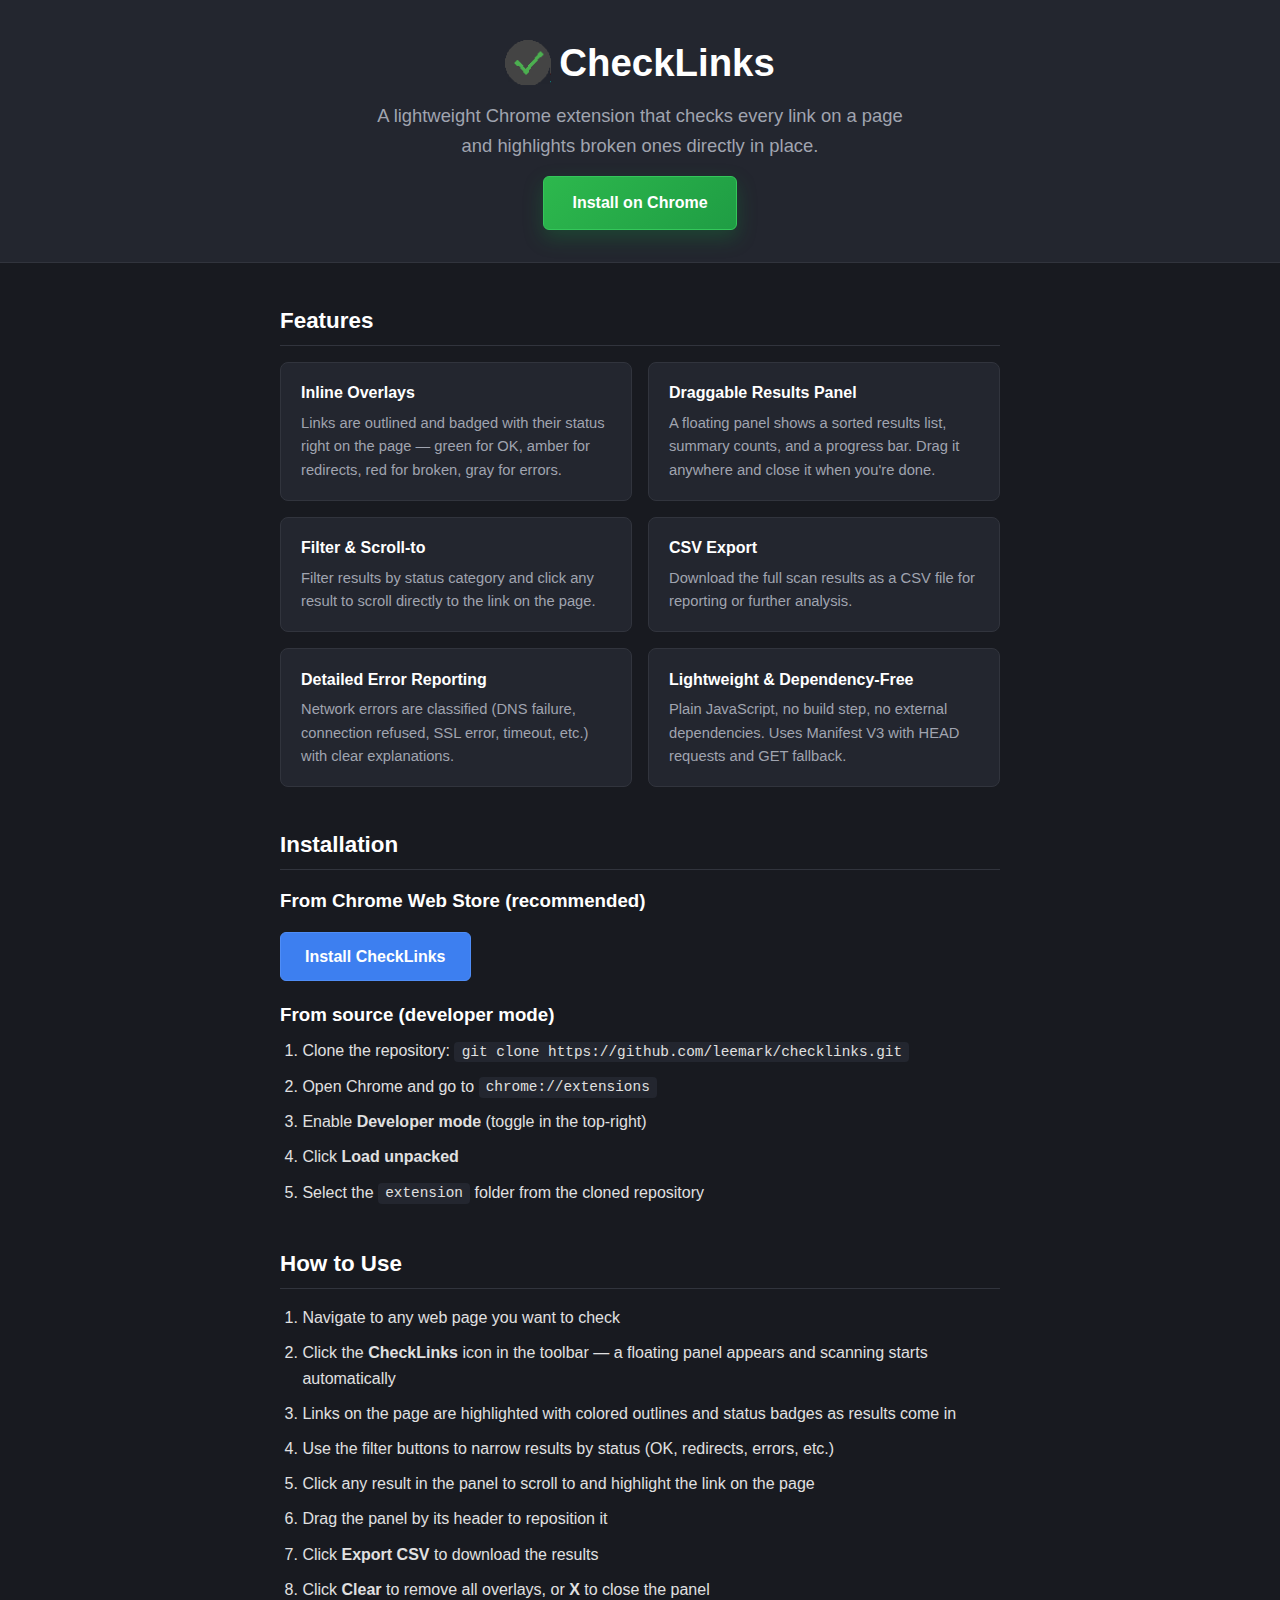
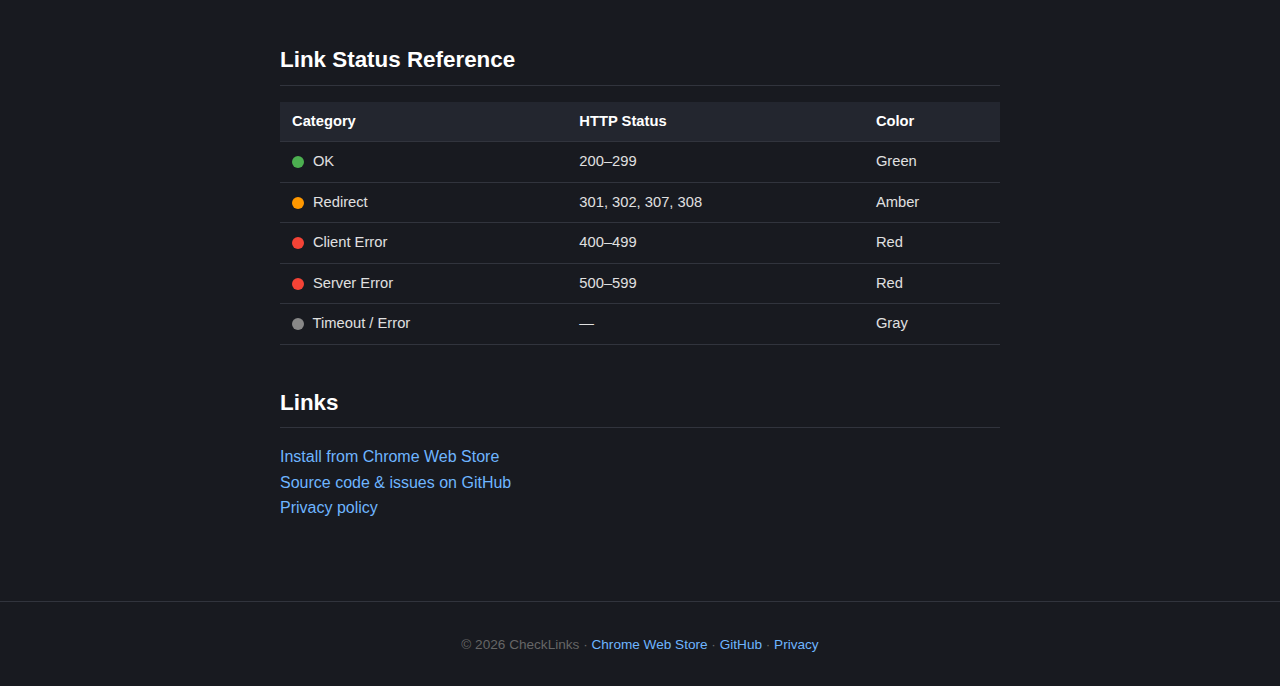
<file: docs/index.html>
<!DOCTYPE html>
<html lang="en">
<head>
  <meta charset="UTF-8">
  <meta name="viewport" content="width=device-width, initial-scale=1.0">
  <title>CheckLinks - Broken Link Checker for Chrome</title>
  <style>
    *, *::before, *::after { box-sizing: border-box; margin: 0; padding: 0; }

    body {
      font-family: -apple-system, BlinkMacSystemFont, "Segoe UI", Roboto, Helvetica, Arial, sans-serif;
      color: #e0e0e0;
      background: #181a20;
      line-height: 1.6;
    }

    a { color: #6eb5ff; text-decoration: none; }
    a:hover { text-decoration: underline; }

    /* Header */
    header {
      background: #23262f;
      border-bottom: 1px solid #31343d;
      padding: 2rem 1rem;
      text-align: center;
    }
    header h1 { font-size: 2.4rem; color: #fff; margin-bottom: 0.5rem; display: flex; align-items: center; justify-content: center; gap: 0.5rem; }
    header h1 img { width: 1.2em; height: 1.2em; vertical-align: middle; }
    header p { font-size: 1.15rem; color: #a0a4b0; max-width: 540px; margin: 0 auto; }
    .hero-actions {
      margin-top: 1rem;
    }
    .hero-actions .cta {
      margin-top: 0;
    }

    /* Main container */
    .container { max-width: 760px; margin: 0 auto; padding: 2.5rem 1.25rem; }

    section { margin-bottom: 2.5rem; }
    section h2 {
      font-size: 1.4rem;
      color: #fff;
      margin-bottom: 1rem;
      padding-bottom: 0.4rem;
      border-bottom: 1px solid #31343d;
    }

    /* Feature grid */
    .features {
      display: grid;
      grid-template-columns: 1fr 1fr;
      gap: 1rem;
    }
    @media (max-width: 520px) {
      .features { grid-template-columns: 1fr; }
    }
    .feature {
      background: #23262f;
      border: 1px solid #31343d;
      border-radius: 8px;
      padding: 1.1rem 1.25rem;
    }
    .feature h3 { font-size: 1rem; color: #fff; margin-bottom: 0.35rem; }
    .feature p { font-size: 0.92rem; color: #a0a4b0; }

    /* Steps list */
    ol.steps { padding-left: 1.4rem; }
    ol.steps li { margin-bottom: 0.6rem; }
    ol.steps code {
      background: #23262f;
      padding: 0.15rem 0.45rem;
      border-radius: 4px;
      font-size: 0.9rem;
    }

    /* Status table */
    table {
      width: 100%;
      border-collapse: collapse;
      font-size: 0.92rem;
      margin-top: 0.5rem;
    }
    th, td {
      text-align: left;
      padding: 0.5rem 0.75rem;
      border-bottom: 1px solid #31343d;
    }
    th { color: #fff; background: #23262f; }

    .badge {
      display: inline-block;
      width: 12px;
      height: 12px;
      border-radius: 50%;
      vertical-align: middle;
      margin-right: 0.3rem;
    }
    .badge-green  { background: #4caf50; }
    .badge-amber  { background: #ff9800; }
    .badge-red    { background: #f44336; }
    .badge-gray   { background: #888; }

    /* CTA button */
    .cta {
      display: inline-block;
      background: #3578e5;
      color: #fff;
      padding: 0.65rem 1.5rem;
      border-radius: 6px;
      font-weight: 600;
      margin-top: 0.5rem;
      transition: background 0.15s;
    }
    .cta:hover { background: #2662c9; text-decoration: none; }
    .cta-primary {
      background: linear-gradient(135deg, #2db84d, #1f9d44);
      border: 1px solid #34c75a;
      box-shadow: 0 8px 20px rgba(18, 145, 58, 0.3);
      font-size: 1rem;
      padding: 0.8rem 1.8rem;
    }
    .cta-primary:hover {
      background: linear-gradient(135deg, #33c956, #249f49);
    }
    .cta-secondary {
      background: #3d7ff0;
      border: 1px solid #4f8df6;
    }
    .cta-secondary:hover {
      background: #2b6fdf;
    }

    /* Footer */
    footer {
      text-align: center;
      padding: 2rem 1rem;
      color: #666;
      font-size: 0.85rem;
      border-top: 1px solid #31343d;
    }
    footer a { color: #6eb5ff; }
  </style>
</head>
<body>

<header>
  <h1><img src="[data-uri]" alt="CheckLinks icon"> CheckLinks</h1>
  <p>A lightweight Chrome extension that checks every link on a page and highlights broken ones directly in place.</p>
  <p class="hero-actions">
    <a class="cta cta-primary" href="https://chromewebstore.google.com/detail/checklinks/chhcilocdjapdojciijkeghifjdicdmp" target="_blank" rel="noopener noreferrer">Install on Chrome</a>
  </p>
</header>

<div class="container">

  <!-- Features -->
  <section>
    <h2>Features</h2>
    <div class="features">
      <div class="feature">
        <h3>Inline Overlays</h3>
        <p>Links are outlined and badged with their status right on the page &mdash; green for OK, amber for redirects, red for broken, gray for errors.</p>
      </div>
      <div class="feature">
        <h3>Draggable Results Panel</h3>
        <p>A floating panel shows a sorted results list, summary counts, and a progress bar. Drag it anywhere and close it when you're done.</p>
      </div>
      <div class="feature">
        <h3>Filter &amp; Scroll-to</h3>
        <p>Filter results by status category and click any result to scroll directly to the link on the page.</p>
      </div>
      <div class="feature">
        <h3>CSV Export</h3>
        <p>Download the full scan results as a CSV file for reporting or further analysis.</p>
      </div>
      <div class="feature">
        <h3>Detailed Error Reporting</h3>
        <p>Network errors are classified (DNS failure, connection refused, SSL error, timeout, etc.) with clear explanations.</p>
      </div>
      <div class="feature">
        <h3>Lightweight &amp; Dependency-Free</h3>
        <p>Plain JavaScript, no build step, no external dependencies. Uses Manifest V3 with HEAD requests and GET fallback.</p>
      </div>
    </div>
  </section>

  <!-- Install -->
  <section>
    <h2>Installation</h2>
    <h3 style="color:#fff;margin-bottom:0.5rem;">From Chrome Web Store (recommended)</h3>
    <p>
      <a class="cta cta-secondary" href="https://chromewebstore.google.com/detail/checklinks/chhcilocdjapdojciijkeghifjdicdmp" target="_blank" rel="noopener noreferrer">Install CheckLinks</a>
    </p>
    <h3 style="color:#fff;margin:1.2rem 0 0.5rem;">From source (developer mode)</h3>
    <ol class="steps">
      <li>Clone the repository: <code>git clone https://github.com/leemark/checklinks.git</code></li>
      <li>Open Chrome and go to <code>chrome://extensions</code></li>
      <li>Enable <strong>Developer mode</strong> (toggle in the top-right)</li>
      <li>Click <strong>Load unpacked</strong></li>
      <li>Select the <code>extension</code> folder from the cloned repository</li>
    </ol>
  </section>

  <!-- Usage -->
  <section>
    <h2>How to Use</h2>
    <ol class="steps">
      <li>Navigate to any web page you want to check</li>
      <li>Click the <strong>CheckLinks</strong> icon in the toolbar &mdash; a floating panel appears and scanning starts automatically</li>
      <li>Links on the page are highlighted with colored outlines and status badges as results come in</li>
      <li>Use the filter buttons to narrow results by status (OK, redirects, errors, etc.)</li>
      <li>Click any result in the panel to scroll to and highlight the link on the page</li>
      <li>Drag the panel by its header to reposition it</li>
      <li>Click <strong>Export CSV</strong> to download the results</li>
      <li>Click <strong>Clear</strong> to remove all overlays, or <strong>X</strong> to close the panel</li>
    </ol>
  </section>

  <!-- Status reference -->
  <section>
    <h2>Link Status Reference</h2>
    <table>
      <thead>
        <tr><th>Category</th><th>HTTP Status</th><th>Color</th></tr>
      </thead>
      <tbody>
        <tr><td><span class="badge badge-green"></span> OK</td><td>200&ndash;299</td><td>Green</td></tr>
        <tr><td><span class="badge badge-amber"></span> Redirect</td><td>301, 302, 307, 308</td><td>Amber</td></tr>
        <tr><td><span class="badge badge-red"></span> Client Error</td><td>400&ndash;499</td><td>Red</td></tr>
        <tr><td><span class="badge badge-red"></span> Server Error</td><td>500&ndash;599</td><td>Red</td></tr>
        <tr><td><span class="badge badge-gray"></span> Timeout / Error</td><td>&mdash;</td><td>Gray</td></tr>
      </tbody>
    </table>
  </section>

  <!-- Links -->
  <section>
    <h2>Links</h2>
    <p>
      <a href="https://chromewebstore.google.com/detail/checklinks/chhcilocdjapdojciijkeghifjdicdmp" target="_blank" rel="noopener noreferrer">Install from Chrome Web Store</a><br>
      <a href="https://github.com/leemark/checklinks">Source code &amp; issues on GitHub</a><br>
      <a href="privacy.html">Privacy policy</a>
    </p>
  </section>

</div>

<footer>
  &copy; 2026 CheckLinks &middot; <a href="https://chromewebstore.google.com/detail/checklinks/chhcilocdjapdojciijkeghifjdicdmp" target="_blank" rel="noopener noreferrer">Chrome Web Store</a> &middot; <a href="https://github.com/leemark/checklinks">GitHub</a> &middot; <a href="privacy.html">Privacy</a>
</footer>

</body>
</html>
</file>
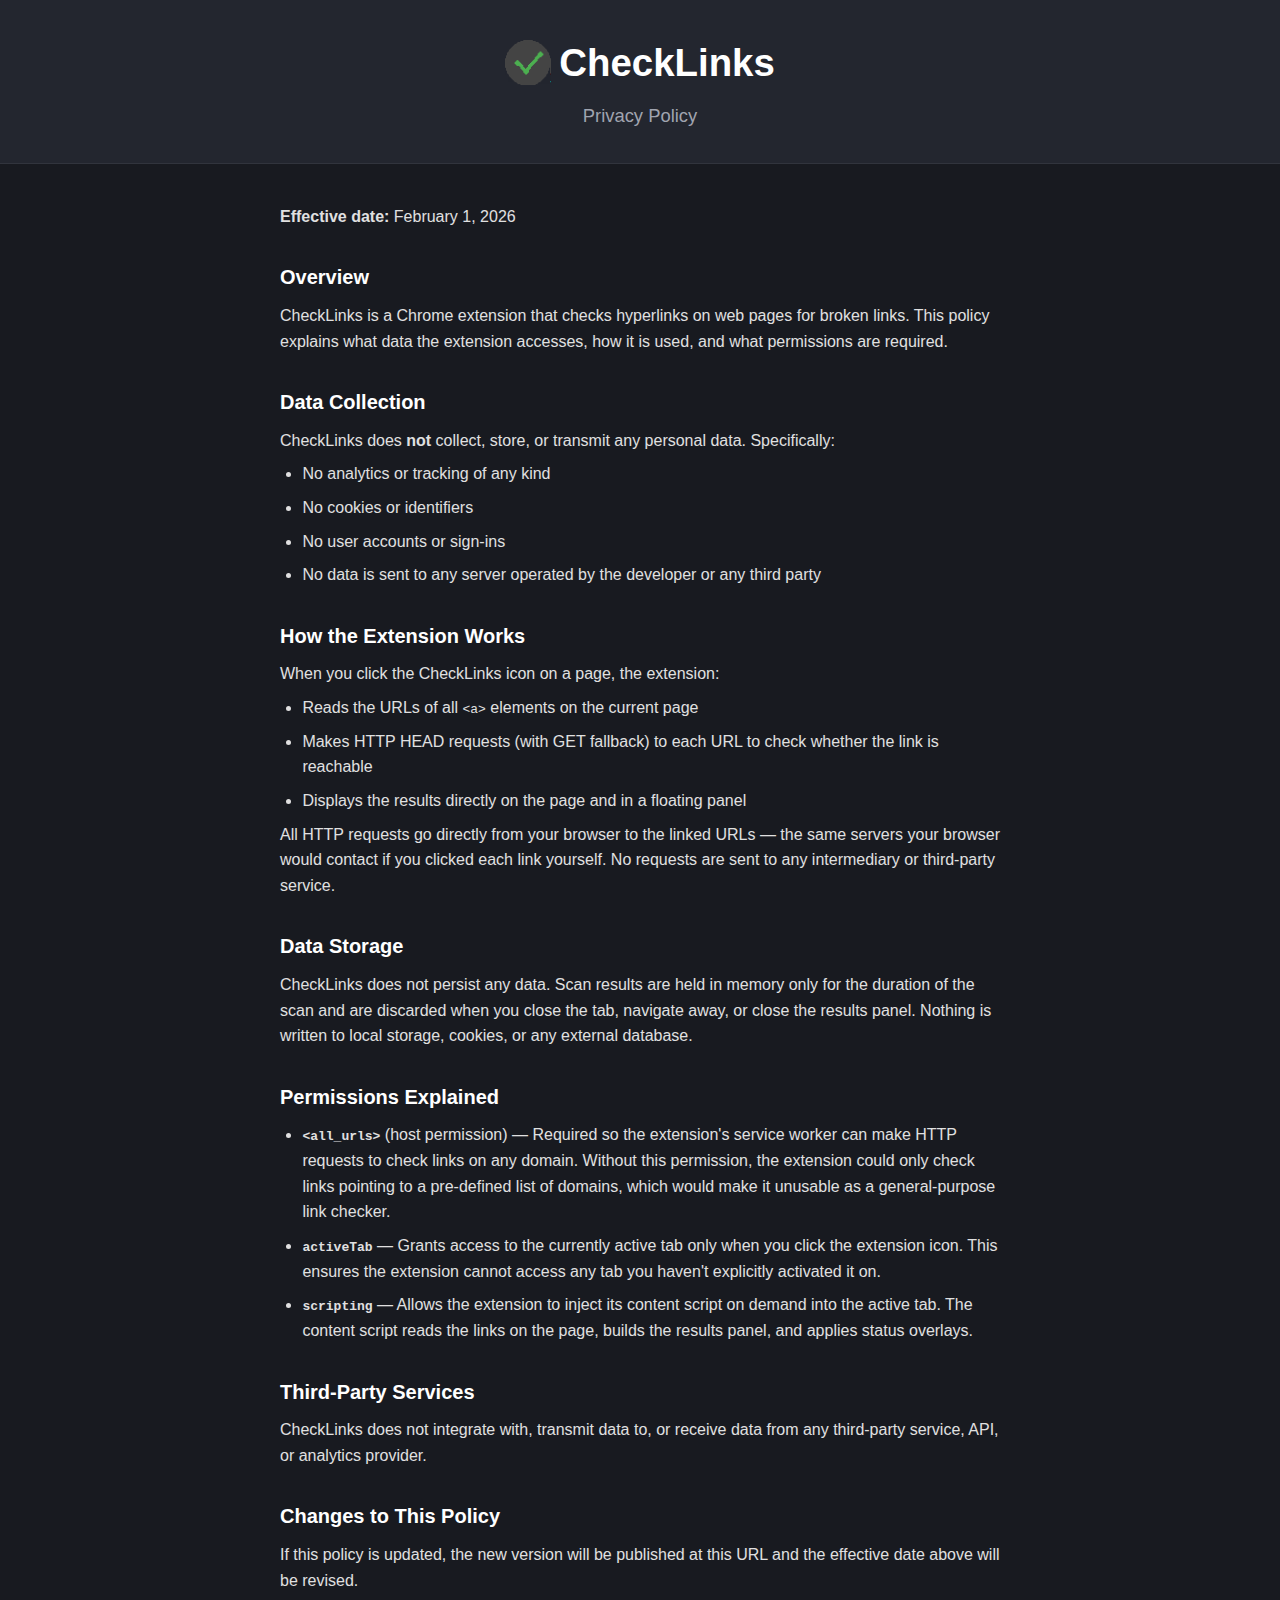
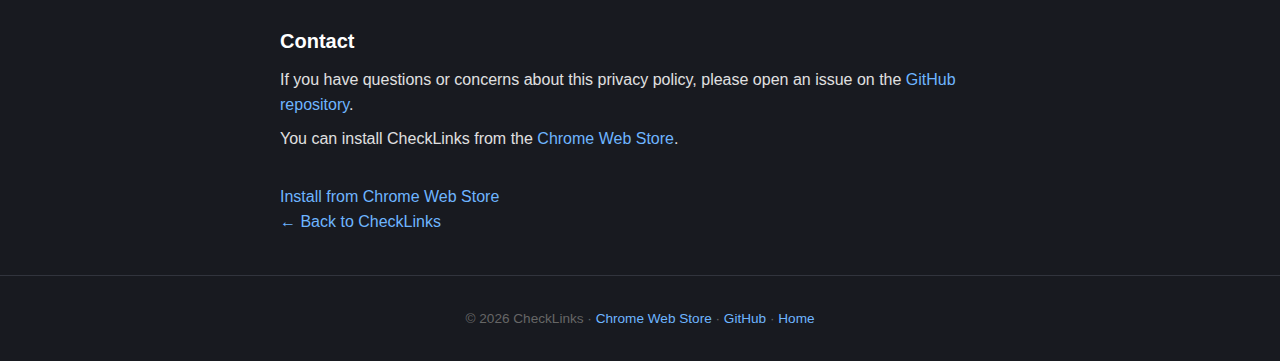
<file: docs/privacy.html>
<!DOCTYPE html>
<html lang="en">
<head>
  <meta charset="UTF-8">
  <meta name="viewport" content="width=device-width, initial-scale=1.0">
  <title>Privacy Policy - CheckLinks</title>
  <style>
    *, *::before, *::after { box-sizing: border-box; margin: 0; padding: 0; }

    body {
      font-family: -apple-system, BlinkMacSystemFont, "Segoe UI", Roboto, Helvetica, Arial, sans-serif;
      color: #e0e0e0;
      background: #181a20;
      line-height: 1.6;
    }

    a { color: #6eb5ff; text-decoration: none; }
    a:hover { text-decoration: underline; }

    header {
      background: #23262f;
      border-bottom: 1px solid #31343d;
      padding: 2rem 1rem;
      text-align: center;
    }
    header h1 { font-size: 2.4rem; color: #fff; margin-bottom: 0.5rem; display: flex; align-items: center; justify-content: center; gap: 0.5rem; }
    header h1 img { width: 1.2em; height: 1.2em; vertical-align: middle; }
    header p { font-size: 1.15rem; color: #a0a4b0; max-width: 540px; margin: 0 auto; }

    .container { max-width: 760px; margin: 0 auto; padding: 2.5rem 1.25rem; }

    section { margin-bottom: 2rem; }
    section h2 {
      font-size: 1.25rem;
      color: #fff;
      margin-bottom: 0.6rem;
    }
    section p, section li {
      margin-bottom: 0.5rem;
    }
    ul { padding-left: 1.4rem; }

    footer {
      text-align: center;
      padding: 2rem 1rem;
      color: #666;
      font-size: 0.85rem;
      border-top: 1px solid #31343d;
    }
    footer a { color: #6eb5ff; }
  </style>
</head>
<body>

<header>
  <h1><img src="[data-uri]" alt="CheckLinks icon"> CheckLinks</h1>
  <p>Privacy Policy</p>
</header>

<div class="container">

  <section>
    <p><strong>Effective date:</strong> February 1, 2026</p>
  </section>

  <section>
    <h2>Overview</h2>
    <p>CheckLinks is a Chrome extension that checks hyperlinks on web pages for broken links. This policy explains what data the extension accesses, how it is used, and what permissions are required.</p>
  </section>

  <section>
    <h2>Data Collection</h2>
    <p>CheckLinks does <strong>not</strong> collect, store, or transmit any personal data. Specifically:</p>
    <ul>
      <li>No analytics or tracking of any kind</li>
      <li>No cookies or identifiers</li>
      <li>No user accounts or sign-ins</li>
      <li>No data is sent to any server operated by the developer or any third party</li>
    </ul>
  </section>

  <section>
    <h2>How the Extension Works</h2>
    <p>When you click the CheckLinks icon on a page, the extension:</p>
    <ul>
      <li>Reads the URLs of all <code>&lt;a&gt;</code> elements on the current page</li>
      <li>Makes HTTP HEAD requests (with GET fallback) to each URL to check whether the link is reachable</li>
      <li>Displays the results directly on the page and in a floating panel</li>
    </ul>
    <p>All HTTP requests go directly from your browser to the linked URLs &mdash; the same servers your browser would contact if you clicked each link yourself. No requests are sent to any intermediary or third-party service.</p>
  </section>

  <section>
    <h2>Data Storage</h2>
    <p>CheckLinks does not persist any data. Scan results are held in memory only for the duration of the scan and are discarded when you close the tab, navigate away, or close the results panel. Nothing is written to local storage, cookies, or any external database.</p>
  </section>

  <section>
    <h2>Permissions Explained</h2>
    <ul>
      <li><strong><code>&lt;all_urls&gt;</code></strong> (host permission) &mdash; Required so the extension's service worker can make HTTP requests to check links on any domain. Without this permission, the extension could only check links pointing to a pre-defined list of domains, which would make it unusable as a general-purpose link checker.</li>
      <li><strong><code>activeTab</code></strong> &mdash; Grants access to the currently active tab only when you click the extension icon. This ensures the extension cannot access any tab you haven't explicitly activated it on.</li>
      <li><strong><code>scripting</code></strong> &mdash; Allows the extension to inject its content script on demand into the active tab. The content script reads the links on the page, builds the results panel, and applies status overlays.</li>
    </ul>
  </section>

  <section>
    <h2>Third-Party Services</h2>
    <p>CheckLinks does not integrate with, transmit data to, or receive data from any third-party service, API, or analytics provider.</p>
  </section>

  <section>
    <h2>Changes to This Policy</h2>
    <p>If this policy is updated, the new version will be published at this URL and the effective date above will be revised.</p>
  </section>

  <section>
    <h2>Contact</h2>
    <p>If you have questions or concerns about this privacy policy, please open an issue on the <a href="https://github.com/leemark/checklinks/issues">GitHub repository</a>.</p>
    <p>You can install CheckLinks from the <a href="https://chromewebstore.google.com/detail/checklinks/chhcilocdjapdojciijkeghifjdicdmp" target="_blank" rel="noopener noreferrer">Chrome Web Store</a>.</p>
  </section>

  <p style="margin-top:1.5rem;">
    <a href="https://chromewebstore.google.com/detail/checklinks/chhcilocdjapdojciijkeghifjdicdmp" target="_blank" rel="noopener noreferrer">Install from Chrome Web Store</a><br>
    <a href="index.html">&larr; Back to CheckLinks</a>
  </p>

</div>

<footer>
  &copy; 2026 CheckLinks &middot; <a href="https://chromewebstore.google.com/detail/checklinks/chhcilocdjapdojciijkeghifjdicdmp" target="_blank" rel="noopener noreferrer">Chrome Web Store</a> &middot; <a href="https://github.com/leemark/checklinks">GitHub</a> &middot; <a href="index.html">Home</a>
</footer>

</body>
</html>
</file>
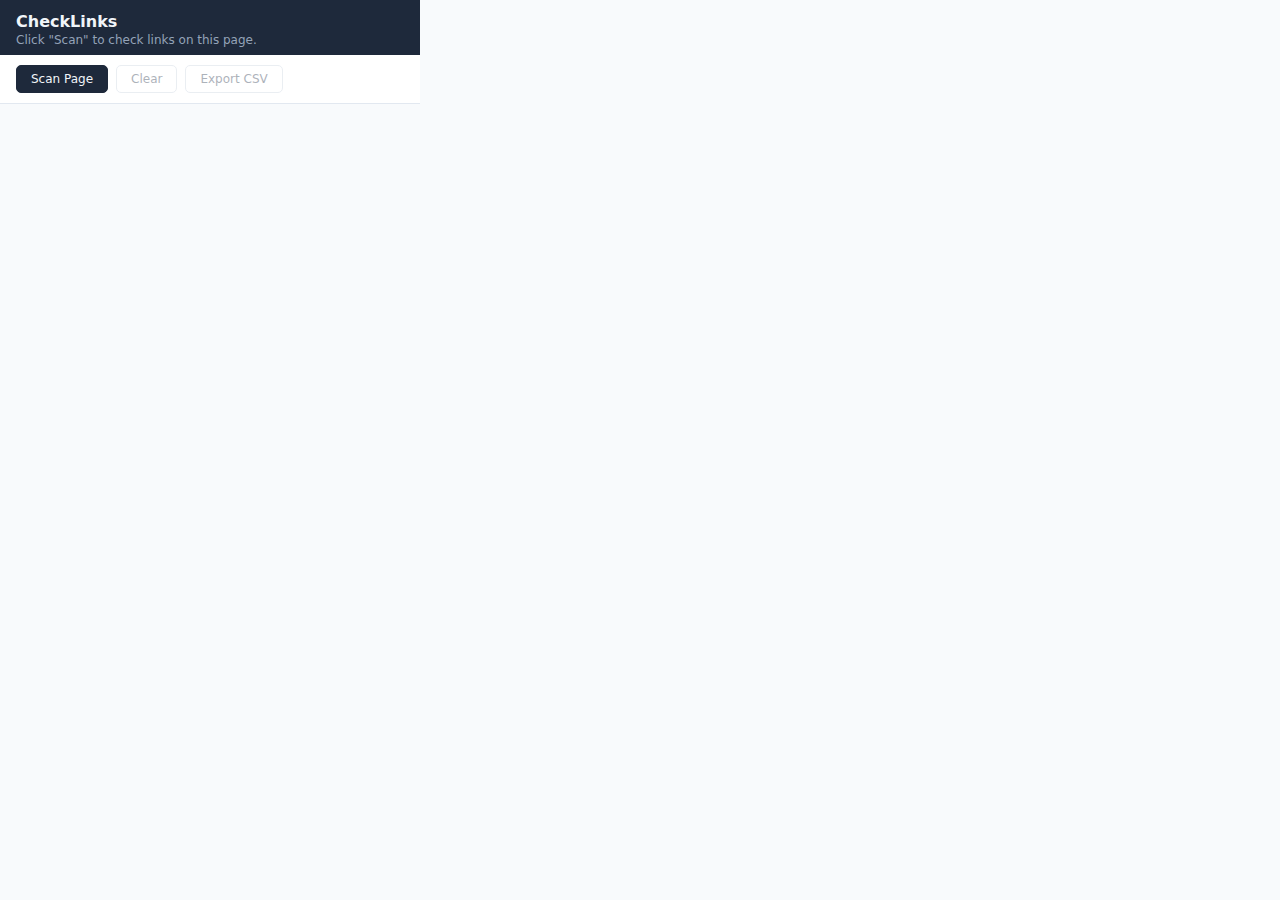
<file: extension/popup.html>
<!DOCTYPE html>
<html>
<head>
  <meta charset="utf-8">
  <link rel="stylesheet" href="popup.css">
</head>
<body>
  <div class="header">
    <h1>CheckLinks</h1>
    <p id="status">Click "Scan" to check links on this page.</p>
  </div>

  <div class="controls">
    <button id="scanBtn">Scan Page</button>
    <button id="clearBtn" disabled>Clear</button>
    <button id="exportBtn" disabled>Export CSV</button>
  </div>

  <div class="summary" id="summary" style="display:none;">
    <div class="stat stat-ok"><span id="countOk">0</span> OK</div>
    <div class="stat stat-redirect"><span id="countRedirect">0</span> Redirect</div>
    <div class="stat stat-broken"><span id="countBroken">0</span> Broken</div>
    <div class="stat stat-other"><span id="countOther">0</span> Other</div>
    <div class="stat stat-total"><span id="countTotal">0</span> Total</div>
  </div>

  <div class="progress-bar" id="progressBar" style="display:none;">
    <div class="progress-fill" id="progressFill"></div>
  </div>

  <ul id="resultsList" class="results-list"></ul>

  <script src="popup.js"></script>
</body>
</html>
</file>
<file: extension/popup.css>
* {
  margin: 0;
  padding: 0;
  box-sizing: border-box;
}

body {
  width: 420px;
  max-height: 520px;
  font-family: system-ui, -apple-system, sans-serif;
  font-size: 13px;
  color: #1e293b;
  background: #f8fafc;
  overflow: hidden;
  display: flex;
  flex-direction: column;
}

.header {
  padding: 12px 16px 8px;
  background: #1e293b;
  color: #f1f5f9;
}

.header h1 {
  font-size: 16px;
  font-weight: 600;
  margin-bottom: 2px;
}

.header p {
  font-size: 12px;
  color: #94a3b8;
}

.controls {
  display: flex;
  gap: 8px;
  padding: 10px 16px;
  border-bottom: 1px solid #e2e8f0;
  background: #fff;
}

.controls button {
  padding: 6px 14px;
  border: 1px solid #cbd5e1;
  border-radius: 5px;
  background: #fff;
  color: #334155;
  font-size: 12px;
  font-family: inherit;
  cursor: pointer;
  transition: background 0.15s, border-color 0.15s;
}

.controls button:hover:not(:disabled) {
  background: #f1f5f9;
  border-color: #94a3b8;
}

.controls button:disabled {
  opacity: 0.4;
  cursor: default;
}

#scanBtn {
  background: #1e293b;
  color: #f1f5f9;
  border-color: #1e293b;
}

#scanBtn:hover:not(:disabled) {
  background: #334155;
}

.summary {
  display: flex;
  gap: 6px;
  padding: 10px 16px;
  border-bottom: 1px solid #e2e8f0;
  background: #fff;
  flex-wrap: wrap;
}

.stat {
  font-size: 12px;
  padding: 3px 10px;
  border-radius: 12px;
  background: #f1f5f9;
  white-space: nowrap;
}

.stat span {
  font-weight: 700;
}

.stat-ok span { color: #16a34a; }
.stat-redirect span { color: #d97706; }
.stat-broken span { color: #dc2626; }
.stat-other span { color: #6b7280; }
.stat-total span { color: #1e293b; }

.progress-bar {
  height: 3px;
  background: #e2e8f0;
  flex-shrink: 0;
}

.progress-fill {
  height: 100%;
  width: 0%;
  background: #3b82f6;
  transition: width 0.2s ease;
}

.results-list {
  list-style: none;
  overflow-y: auto;
  flex: 1;
  max-height: 340px;
}

.results-list li {
  display: flex;
  align-items: center;
  gap: 8px;
  padding: 7px 16px;
  border-bottom: 1px solid #f1f5f9;
  cursor: default;
  transition: background 0.1s;
}

.results-list li:hover {
  background: #f1f5f9;
}

.dot {
  width: 8px;
  height: 8px;
  border-radius: 50%;
  flex-shrink: 0;
}

.dot-ok { background: #22c55e; }
.dot-redirect { background: #f59e0b; }
.dot-client_error { background: #ef4444; }
.dot-server_error { background: #ef4444; }
.dot-timeout { background: #6b7280; }
.dot-error { background: #6b7280; }
.dot-skipped { background: #d1d5db; }

.result-url {
  flex: 1;
  overflow: hidden;
  text-overflow: ellipsis;
  white-space: nowrap;
  color: #334155;
  font-size: 12px;
}

.result-status {
  font-size: 11px;
  font-weight: 600;
  white-space: nowrap;
  color: #64748b;
}

.empty-state {
  text-align: center;
  padding: 40px 16px;
  color: #94a3b8;
  font-size: 13px;
}
</file>
